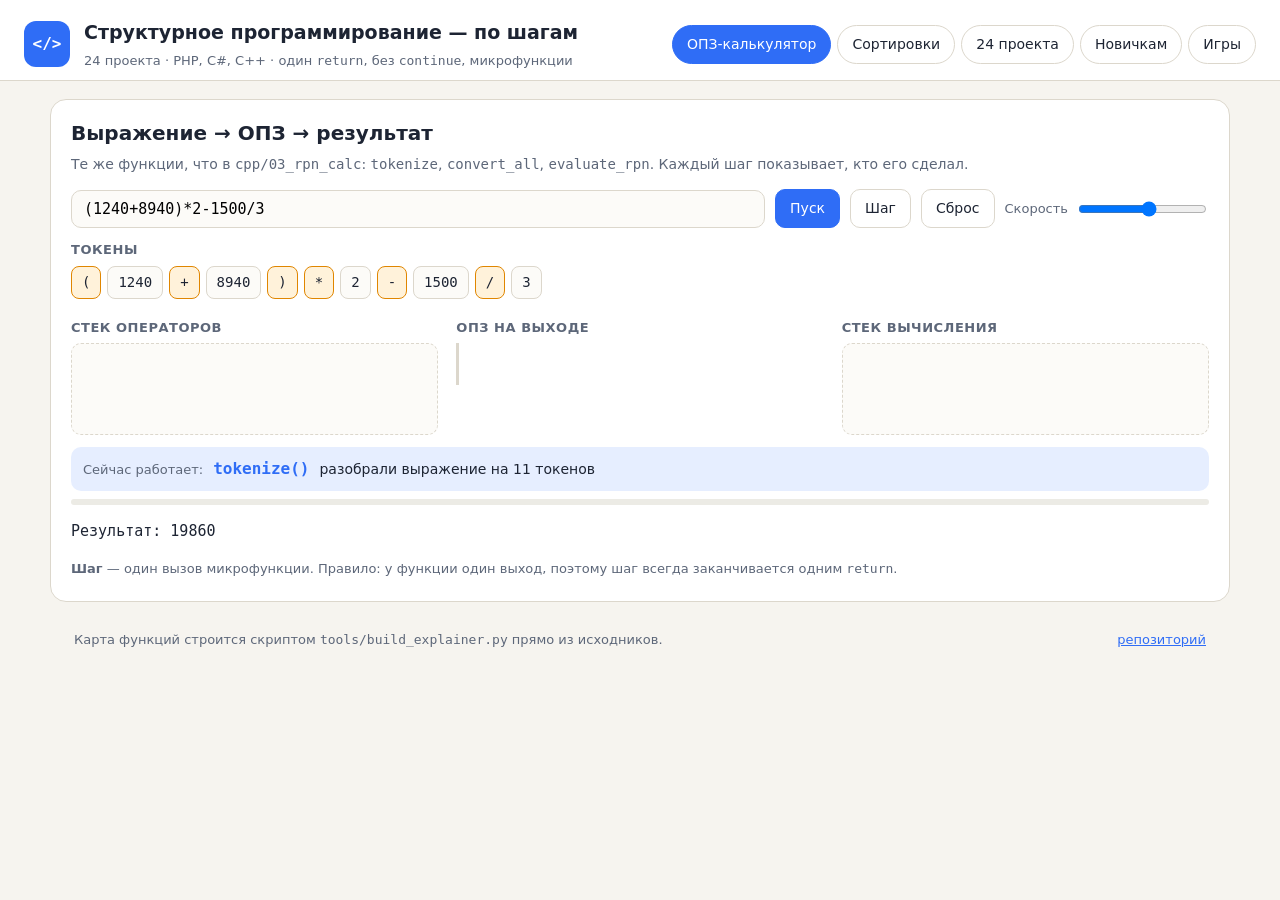
<file: docs/index.html>
<!DOCTYPE html>
<html lang="ru">
<head>
<meta charset="utf-8">
<meta name="viewport" content="width=device-width, initial-scale=1">
<title>Структурное программирование — по шагам</title>
<link rel="stylesheet" href="style.css">
</head>
<body>
<header class="top">
  <div class="brand">
    <span class="logo">&lt;/&gt;</span>
    <div>
      <h1>Структурное программирование — по шагам</h1>
      <p>24 проекта · PHP, C#, C++ · один <code>return</code>, без <code>continue</code>, микрофункции</p>
    </div>
  </div>
  <nav class="tabs" role="tablist">
    <button class="tab active" data-mode="opz" role="tab">ОПЗ-калькулятор</button>
    <button class="tab" data-mode="sorts" role="tab">Сортировки</button>
    <button class="tab" data-mode="catalog" role="tab">24 проекта</button>
    <button class="tab" data-mode="kids" role="tab">Новичкам</button>
    <button class="tab" data-mode="games" role="tab">Игры</button>
  </nav>
</header>

<main>
  <!-- ================= ОПЗ ================= -->
  <section class="mode active" id="mode-opz">
    <div class="panel">
      <div class="panel-head">
        <h2>Выражение → ОПЗ → результат</h2>
        <p>Те же функции, что в <code>cpp/03_rpn_calc</code>: <code>tokenize</code>, <code>convert_all</code>,
          <code>evaluate_rpn</code>. Каждый шаг показывает, кто его сделал.</p>
      </div>
      <div class="controls">
        <input id="opz-input" class="expr" value="(1240+8940)*2-1500/3" spellcheck="false" aria-label="Выражение">
        <button id="opz-play" class="primary">Пуск</button>
        <button id="opz-step">Шаг</button>
        <button id="opz-reset">Сброс</button>
        <label class="speed">Скорость
          <input id="opz-speed" type="range" min="1" max="10" value="6">
        </label>
      </div>
      <p id="opz-error" class="error" hidden></p>

      <div class="stage">
        <div class="lane">
          <h3>Токены</h3>
          <div id="opz-tokens" class="chips"></div>
        </div>
        <div class="lane two">
          <div>
            <h3>Стек операторов</h3>
            <div id="opz-stack" class="stack"></div>
          </div>
          <div>
            <h3>ОПЗ на выходе</h3>
            <div id="opz-out" class="chips queue"></div>
          </div>
          <div>
            <h3>Стек вычисления</h3>
            <div id="opz-eval" class="stack"></div>
          </div>
        </div>
      </div>

      <div class="callchain">
        <span class="label">Сейчас работает:</span>
        <span id="opz-fn" class="fn">—</span>
        <span id="opz-note" class="note"></span>
      </div>
      <div class="progress"><div id="opz-bar" class="bar"></div></div>
      <p id="opz-result" class="result"></p>
      <div class="legend">
        <span><b>Шаг</b> — один вызов микрофункции. Правило: у функции один выход, поэтому шаг всегда
          заканчивается одним <code>return</code>.</span>
      </div>
    </div>
  </section>

  <!-- ================= Сортировки ================= -->
  <section class="mode" id="mode-sorts">
    <div class="panel">
      <div class="panel-head">
        <h2>Три сортировки, три декомпозиции</h2>
        <p>Массив маленький, чтобы был виден каждый шаг. Имена функций — из C++-версии
          <code>cpp/06_sort_bench</code>, в PHP и C# они те же по смыслу.</p>
      </div>
      <div class="controls">
        <div class="algo-switch" id="sort-algos">
          <button class="chip-btn active" data-algo="insertion">вставки</button>
          <button class="chip-btn" data-algo="merge">слияние</button>
          <button class="chip-btn" data-algo="quick">быстрая</button>
        </div>
        <button id="sort-random">Другой массив</button>
        <button id="sort-play" class="primary">Пуск</button>
        <button id="sort-step">Шаг</button>
        <button id="sort-reset">Сброс</button>
      </div>
      <div id="sort-bars" class="bars" aria-label="Массив"></div>
      <div class="callchain">
        <span class="label">Функция:</span>
        <span id="sort-fn" class="fn">—</span>
        <span id="sort-note" class="note"></span>
      </div>
      <p id="sort-status" class="result"></p>
      <div class="legend">
        <span><b>Синий</b> — сравниваем, <b>оранжевый</b> — переставляем, <b>зелёный</b> — на своём месте.</span>
      </div>
    </div>
  </section>

  <!-- ================= Каталог ================= -->
  <section class="mode" id="mode-catalog">
    <div class="panel">
      <div class="panel-head">
        <h2>24 проекта: как разложена задача</h2>
        <p>Карта функций из исходников (статический разбор). Выбери проект — увидишь, на какие шаги
          разбита задача и какого размера каждый шаг.</p>
      </div>
      <div class="controls">
        <div class="algo-switch" id="cat-lang">
          <button class="chip-btn active" data-lang="cpp">C++</button>
          <button class="chip-btn" data-lang="csharp">C#</button>
          <button class="chip-btn" data-lang="php">PHP</button>
        </div>
        <input id="cat-search" class="expr narrow" placeholder="поиск по проекту или функции" spellcheck="false">
        <span id="cat-count" class="note"></span>
      </div>
      <div class="grid" id="cat-grid"></div>
      <div id="cat-detail" class="detail" hidden></div>
    </div>
  </section>

  <!-- ================= Новичкам ================= -->
  <section class="mode" id="mode-kids">
    <div class="panel">
      <div class="panel-head">
        <h2>Первые шаги: что делает функция</h2>
        <p>Восемь коротких вопросов. Никакого кода — только имя функции и два варианта ответа.</p>
      </div>
      <div class="kid-card">
        <p class="kid-step" id="kid-step">Вопрос 1 из 8</p>
        <h3 class="kid-q" id="kid-q">—</h3>
        <p class="kid-code" id="kid-code"></p>
        <div class="kid-answers" id="kid-answers"></div>
        <p class="kid-feedback" id="kid-feedback"></p>
        <div class="controls">
          <button id="kid-next" class="primary" disabled>Дальше</button>
          <button id="kid-restart">Сначала</button>
        </div>
        <div class="progress"><div id="kid-bar" class="bar"></div></div>
      </div>
    </div>
  </section>

  <!-- ================= Игры ================= -->
  <section class="mode" id="mode-games">
    <div class="panel">
      <div class="panel-head">
        <h2>Четыре мини-игры</h2>
        <p>Проверка понимания: порядок ОПЗ, следующая функция, нарушение стиля, назначение функции.</p>
      </div>

      <div class="game">
        <h3>1. Собери ОПЗ</h3>
        <p id="g1-task" class="note"></p>
        <div class="chips" id="g1-source"></div>
        <div class="chips queue" id="g1-built"></div>
        <div class="controls">
          <button id="g1-check" class="primary">Проверить</button>
          <button id="g1-reset">Заново</button>
          <span id="g1-status" class="note"></span>
        </div>
      </div>

      <div class="game">
        <h3>2. Какая функция вызовется следующей</h3>
        <p id="g2-task" class="note"></p>
        <div class="chips" id="g2-options"></div>
        <p id="g2-status" class="note"></p>
      </div>

      <div class="game">
        <h3>3. Найди нарушение стиля</h3>
        <p class="note">В отрывке спрятан <code>continue</code>, <code>break</code> в цикле или второй
          <code>return</code>. Нажми на строку.</p>
        <pre id="g3-code" class="code"></pre>
        <p id="g3-status" class="note"></p>
      </div>

      <div class="game">
        <h3>4. Что делает эта функция</h3>
        <p id="g4-task" class="note"></p>
        <div class="chips" id="g4-options"></div>
        <p id="g4-status" class="note"></p>
      </div>
    </div>
  </section>
</main>

<footer class="foot">
  <span>Карта функций строится скриптом <code>tools/build_explainer.py</code> прямо из исходников.</span>
  <a href="https://github.com/kepanasyuke/structured-programming-labs">репозиторий</a>
</footer>

<script src="data.js"></script>
<script src="app.js"></script>
</body>
</html>
</file>
<file: docs/style.css>
:root {
  --bg: #f6f4ef;
  --paper: #ffffff;
  --ink: #1d2433;
  --muted: #5d6779;
  --line: #dcd7cc;
  --accent: #2f6df6;
  --accent-soft: #e6eeff;
  --warn: #e08600;
  --warn-soft: #fff2da;
  --ok: #1f8a4c;
  --ok-soft: #e2f5e9;
  --bad: #c0392b;
  --bad-soft: #fdeceb;
  --mono: "Cascadia Mono", "Consolas", "SF Mono", monospace;
}

* { box-sizing: border-box; }

html, body { margin: 0; padding: 0; }

body {
  background: var(--bg);
  color: var(--ink);
  font: 16px/1.5 "Segoe UI", "Inter", system-ui, sans-serif;
  padding-bottom: 48px;
}

code, pre, .fn { font-family: var(--mono); }

.top {
  display: flex;
  flex-wrap: wrap;
  gap: 16px;
  align-items: center;
  justify-content: space-between;
  padding: 18px 24px 10px;
  border-bottom: 1px solid var(--line);
  background: var(--paper);
}

.brand { display: flex; gap: 14px; align-items: center; }

.logo {
  display: grid;
  place-items: center;
  width: 46px;
  height: 46px;
  border-radius: 12px;
  background: var(--accent);
  color: #fff;
  font-family: var(--mono);
  font-weight: 700;
}

h1 { font-size: 19px; margin: 0 0 4px; }
.brand p { margin: 0; color: var(--muted); font-size: 13px; }

.tabs { display: flex; flex-wrap: wrap; gap: 6px; }

.tab {
  border: 1px solid var(--line);
  background: var(--paper);
  color: var(--ink);
  padding: 8px 14px;
  border-radius: 999px;
  font: inherit;
  font-size: 14px;
  cursor: pointer;
}

.tab:hover { border-color: var(--accent); }

.tab.active {
  background: var(--accent);
  border-color: var(--accent);
  color: #fff;
}

main { padding: 18px 24px; }

.mode { display: none; }
.mode.active { display: block; }

.panel {
  background: var(--paper);
  border: 1px solid var(--line);
  border-radius: 16px;
  padding: 18px 20px 22px;
  max-width: 1180px;
  margin: 0 auto;
}

.panel-head h2 { margin: 0 0 6px; font-size: 20px; }
.panel-head p { margin: 0 0 14px; color: var(--muted); font-size: 14px; }

.controls {
  display: flex;
  flex-wrap: wrap;
  gap: 10px;
  align-items: center;
  margin-bottom: 12px;
}

button {
  border: 1px solid var(--line);
  background: var(--paper);
  color: var(--ink);
  border-radius: 10px;
  padding: 8px 14px;
  font: inherit;
  font-size: 14px;
  cursor: pointer;
}

button:hover:not(:disabled) { border-color: var(--accent); }
button:disabled { opacity: .5; cursor: default; }

button.primary { background: var(--accent); border-color: var(--accent); color: #fff; }
button.primary:hover:not(:disabled) { background: #255bd6; }

.expr {
  flex: 1 1 260px;
  min-width: 220px;
  padding: 9px 12px;
  border: 1px solid var(--line);
  border-radius: 10px;
  font-family: var(--mono);
  font-size: 15px;
  background: #fcfbf8;
}

.expr.narrow { flex: 0 1 300px; }
.expr:focus { outline: 2px solid var(--accent-soft); border-color: var(--accent); }

.speed { display: flex; gap: 8px; align-items: center; color: var(--muted); font-size: 13px; }

.stage { margin: 6px 0 12px; }

.lane h3 { font-size: 13px; text-transform: uppercase; letter-spacing: .04em; color: var(--muted); margin: 10px 0 6px; }

.lane.two {
  display: grid;
  grid-template-columns: repeat(3, minmax(0, 1fr));
  gap: 18px;
}

.chips { display: flex; flex-wrap: wrap; gap: 6px; min-height: 42px; align-content: flex-start; }
.chips.queue { border-left: 3px solid var(--line); padding-left: 10px; }

.chip {
  border: 1px solid var(--line);
  background: #fcfbf8;
  border-radius: 8px;
  padding: 5px 10px;
  font-family: var(--mono);
  font-size: 14px;
  transition: transform .15s ease, background .15s ease, border-color .15s ease;
}

.chip.done { background: var(--ok-soft); border-color: var(--ok); }
.chip.active { background: var(--accent-soft); border-color: var(--accent); transform: translateY(-2px); }
.chip.op { background: var(--warn-soft); border-color: var(--warn); }
.chip.pick { cursor: pointer; }

.stack {
  display: flex;
  flex-direction: column-reverse;
  gap: 6px;
  min-height: 92px;
  padding: 8px;
  border: 1px dashed var(--line);
  border-radius: 10px;
  background: #fcfbf8;
}

.callchain {
  display: flex;
  flex-wrap: wrap;
  align-items: baseline;
  gap: 10px;
  padding: 10px 12px;
  border-radius: 10px;
  background: var(--accent-soft);
  margin: 8px 0;
}

.callchain .label { font-size: 13px; color: var(--muted); }
.callchain .fn { font-weight: 700; color: var(--accent); }
.callchain .note { font-size: 14px; color: var(--ink); }

.progress { height: 6px; background: #ecebe5; border-radius: 999px; overflow: hidden; }
.bar { height: 100%; width: 0; background: var(--accent); transition: width .2s ease; }

.result { min-height: 24px; font-family: var(--mono); font-size: 15px; }

.legend { color: var(--muted); font-size: 13px; margin-top: 6px; }

.error { color: var(--bad); background: var(--bad-soft); padding: 8px 12px; border-radius: 10px; font-size: 14px; }

.note { color: var(--muted); font-size: 14px; }

/* сортировки */
.bars { display: flex; align-items: flex-end; gap: 10px; height: 220px; padding: 12px; border: 1px solid var(--line); border-radius: 12px; background: #fcfbf8; }

.bar-col { flex: 1; display: flex; flex-direction: column; justify-content: flex-end; align-items: center; gap: 6px; height: 100%; }

.bar-body { width: 100%; border-radius: 8px 8px 3px 3px; background: var(--accent); transition: height .2s ease, background .2s ease; }

.bar-col.compare .bar-body { background: var(--warn); }
.bar-col.move .bar-body { background: #d9663d; }
.bar-col.sorted .bar-body { background: var(--ok); }
.bar-col .bar-label { font-family: var(--mono); font-size: 13px; color: var(--muted); }

.algo-switch { display: flex; gap: 6px; }

.chip-btn {
  border: 1px solid var(--line);
  background: var(--paper);
  border-radius: 999px;
  padding: 6px 12px;
  font: inherit;
  font-size: 13px;
  cursor: pointer;
}

.chip-btn.active { background: var(--accent); border-color: var(--accent); color: #fff; }

/* каталог */
.grid { display: grid; grid-template-columns: repeat(auto-fill, minmax(230px, 1fr)); gap: 12px; }

.card {
  border: 1px solid var(--line);
  border-radius: 12px;
  padding: 12px 14px;
  background: #fcfbf8;
  cursor: pointer;
  text-align: left;
  font: inherit;
  transition: border-color .15s ease, transform .15s ease;
}

.card:hover { border-color: var(--accent); transform: translateY(-2px); }
.card.active { border-color: var(--accent); background: var(--accent-soft); }
.card .num { font-family: var(--mono); color: var(--muted); font-size: 12px; }
.card h3 { margin: 4px 0 4px; font-size: 15px; }
.card p { margin: 0; color: var(--muted); font-size: 13px; }
.card .meta { margin-top: 8px; font-family: var(--mono); font-size: 12px; color: var(--muted); }

.detail { margin-top: 16px; border-top: 1px solid var(--line); padding-top: 14px; }
.detail h3 { margin: 0 0 4px; }
.detail .path { font-family: var(--mono); font-size: 13px; color: var(--muted); }
.roles { display: flex; flex-wrap: wrap; gap: 6px; margin: 10px 0; }
.role-badge { font-size: 12px; padding: 2px 8px; border-radius: 999px; background: var(--accent-soft); color: var(--accent); }

.fnlist { display: grid; grid-template-columns: repeat(auto-fill, minmax(260px, 1fr)); gap: 6px; }

.fnrow {
  display: flex;
  justify-content: space-between;
  gap: 8px;
  align-items: center;
  border: 1px solid var(--line);
  border-radius: 8px;
  padding: 6px 10px;
  background: #fcfbf8;
  font-family: var(--mono);
  font-size: 13px;
}

.fnrow .size { color: var(--muted); font-size: 12px; white-space: nowrap; }
.fnrow.big .size { color: var(--warn); }

/* дети */
.kid-card { max-width: 720px; margin: 0 auto; text-align: center; }
.kid-step { color: var(--muted); font-size: 14px; margin: 6px 0; }
.kid-q { font-size: 22px; margin: 10px 0 4px; }
.kid-code { font-family: var(--mono); font-size: 15px; color: var(--accent); margin: 0 0 16px; }
.kid-answers { display: flex; flex-wrap: wrap; gap: 12px; justify-content: center; }
.kid-answers button { font-size: 16px; padding: 12px 18px; min-width: 180px; }
.kid-answers button.right { background: var(--ok-soft); border-color: var(--ok); }
.kid-answers button.wrong { background: var(--bad-soft); border-color: var(--bad); }
.kid-feedback { min-height: 24px; font-size: 15px; }

/* игры */
.game { border-top: 1px solid var(--line); padding: 14px 0; }
.game:first-of-type { border-top: none; }
.game h3 { margin: 0 0 6px; font-size: 17px; }

.code {
  background: #1d2433;
  color: #e8ecf4;
  border-radius: 10px;
  padding: 12px 14px;
  font-family: var(--mono);
  font-size: 13px;
  line-height: 1.6;
  overflow-x: auto;
}

.code .ln { display: block; padding: 2px 6px; border-radius: 6px; cursor: pointer; }
.code .ln:hover { background: #2b3547; }
.code .ln.right { background: var(--ok); color: #fff; }
.code .ln.wrong { background: var(--bad); color: #fff; }

.foot {
  max-width: 1180px;
  margin: 10px auto 0;
  padding: 0 24px;
  display: flex;
  justify-content: space-between;
  gap: 12px;
  flex-wrap: wrap;
  color: var(--muted);
  font-size: 13px;
}

.foot a { color: var(--accent); }

@media (max-width: 720px) {
  .lane.two { grid-template-columns: 1fr; }
  .top { padding: 14px 16px 10px; }
  main { padding: 14px 16px; }
  .panel { padding: 14px; }
  .bars { height: 170px; gap: 6px; }
}
</file>
